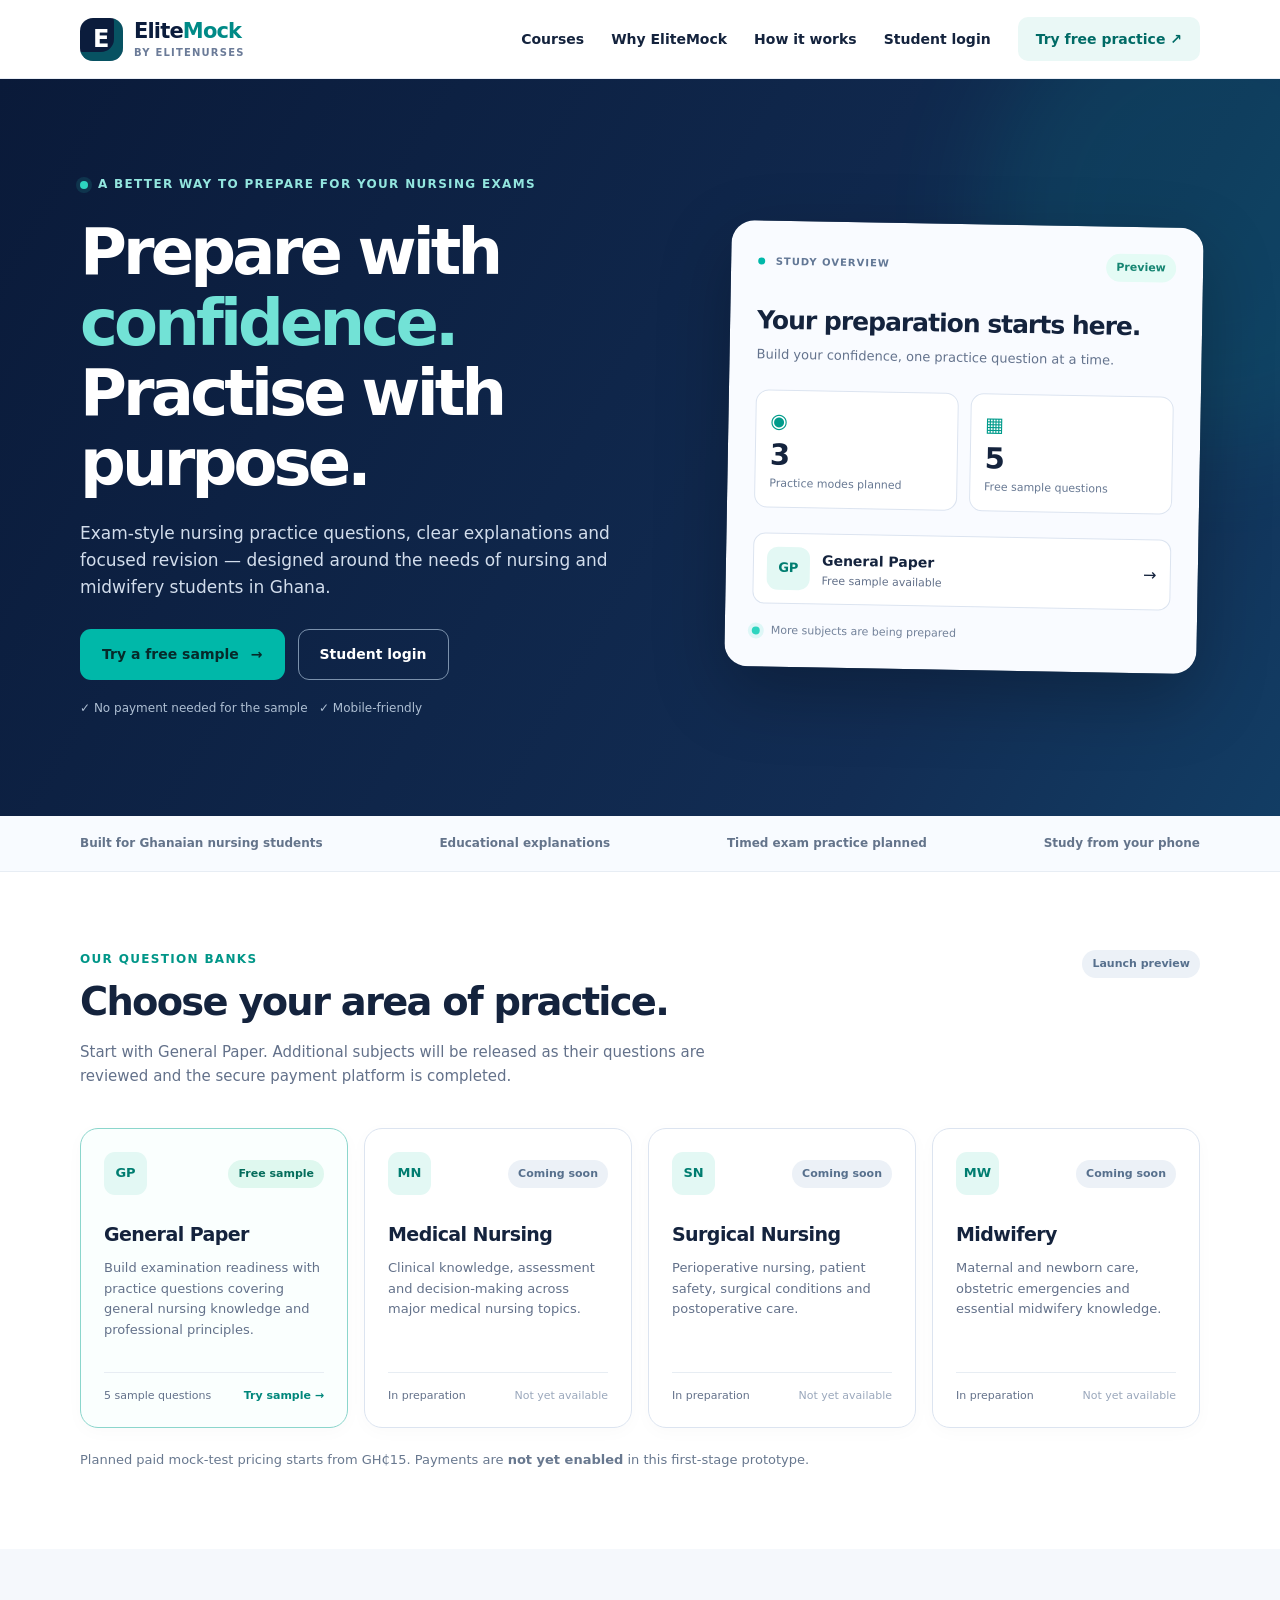
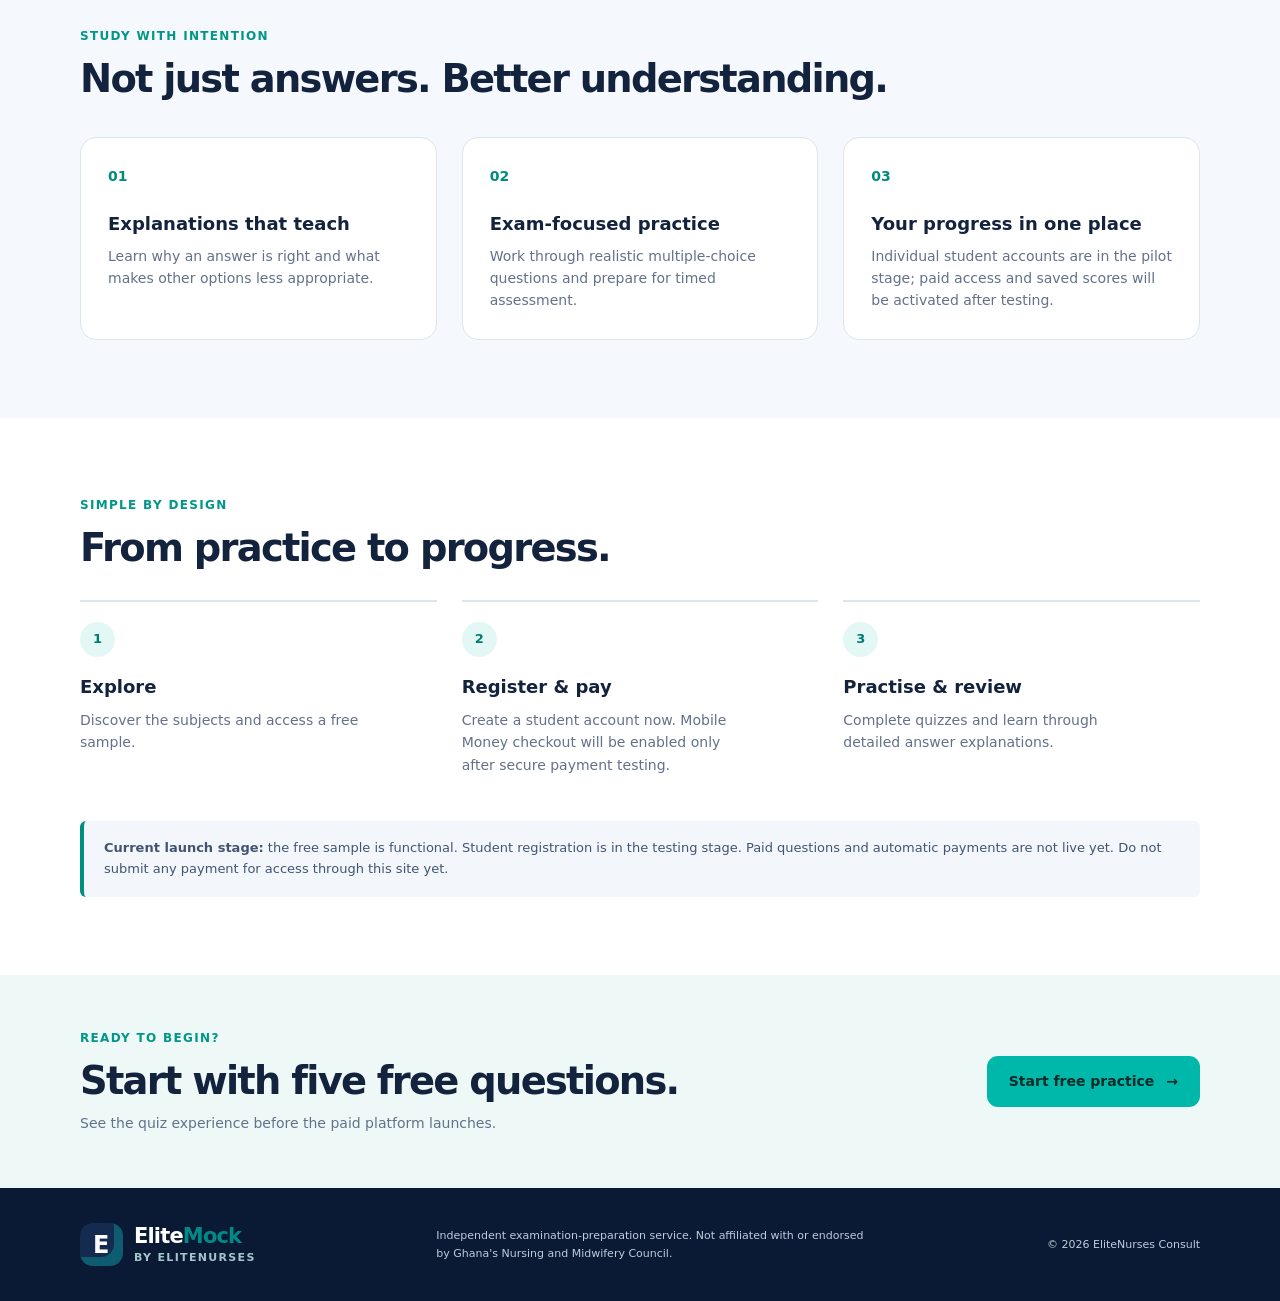
<file: index.html>
<!DOCTYPE html>
<html lang="en">
<head>
  <meta charset="UTF-8" />
  <meta name="viewport" content="width=device-width, initial-scale=1" />
  <meta name="description" content="EliteMock by EliteNurses: independent nursing licensure examination preparation with practice questions, explanations and timed mock tests." />
  <meta name="theme-color" content="#0b1c3c" />
  <title>EliteMock | Nursing Examination Practice</title>
  <link rel="stylesheet" href="style.css" />
  <script src="site.js" defer></script>
</head>
<body>
  <a class="skip-link" href="#main">Skip to content</a>
  <header class="site-header">
    <div class="wrap nav-row">
      <a class="brand" href="./index.html" aria-label="EliteMock home"><span class="brand-mark" aria-hidden="true">E</span><span class="brand-name">Elite<span>Mock</span><small>by EliteNurses</small></span></a>
      <button class="menu-toggle" type="button" aria-label="Toggle navigation" aria-expanded="false" aria-controls="main-nav"><span></span><span></span><span></span></button>
      <nav id="main-nav" class="nav-links" aria-label="Main navigation">
        <a href="#courses">Courses</a>
        <a href="#why-us">Why EliteMock</a>
        <a href="#how-it-works">How it works</a>
        <a href="./auth.html">Student login</a>
        <a class="nav-cta" href="./demo.html">Try free practice <span aria-hidden="true">↗</span></a>
      </nav>
    </div>
  </header>

  <main id="main">
    <section class="hero">
      <div class="wrap hero-grid">
        <div>
          <p class="eyebrow"><span class="status-dot"></span> A better way to prepare for your nursing exams</p>
          <h1>Prepare with <em>confidence.</em> Practise with purpose.</h1>
          <p class="hero-description">Exam-style nursing practice questions, clear explanations and focused revision — designed around the needs of nursing and midwifery students in Ghana.</p>
          <div class="hero-actions"><a class="btn btn-primary" href="./demo.html">Try a free sample <span aria-hidden="true">→</span></a><a class="btn btn-outline-light" href="./auth.html">Student login</a></div>
          <p class="hero-note"><span aria-hidden="true">✓</span> No payment needed for the sample&nbsp;&nbsp; <span aria-hidden="true">✓</span> Mobile-friendly</p>
        </div>
        <div class="hero-card" aria-label="Preview of EliteMock student study dashboard">
          <div class="demo-top"><span class="demo-identity"><span class="demo-dot"></span> STUDY OVERVIEW</span><span class="demo-status">Preview</span></div>
          <div class="demo-welcome">Your preparation starts here.</div>
          <div class="demo-muted">Build your confidence, one practice question at a time.</div>
          <div class="metric-grid">
            <div class="metric"><span class="metric-icon">◉</span><strong>3</strong><span>Practice modes planned</span></div>
            <div class="metric"><span class="metric-icon">▦</span><strong>5</strong><span>Free sample questions</span></div>
          </div>
          <div class="preview-course"><div class="preview-icon">GP</div><div><strong>General Paper</strong><small>Free sample available</small></div><span class="preview-chevron">→</span></div>
          <div class="demo-bottom"><span class="pulse"></span> More subjects are being prepared</div>
        </div>
      </div>
      <div class="hero-glow" aria-hidden="true"></div>
    </section>

    <section class="trust-strip" aria-label="EliteMock advantages"><div class="wrap trust-grid"><span>Built for Ghanaian nursing students</span><span>Educational explanations</span><span>Timed exam practice planned</span><span>Study from your phone</span></div></section>

    <section id="courses" class="section wrap">
      <div class="section-head"><div><p class="section-tag">OUR QUESTION BANKS</p><h2>Choose your area of practice.</h2><p class="section-description">Start with General Paper. Additional subjects will be released as their questions are reviewed and the secure payment platform is completed.</p></div><span class="section-pill">Launch preview</span></div>
      <div class="course-grid">
        <article class="course-card featured-course"><div class="course-heading"><span class="course-icon">GP</span><span class="course-badge live">Free sample</span></div><h3>General Paper</h3><p>Build examination readiness with practice questions covering general nursing knowledge and professional principles.</p><div class="course-footer"><span>5 sample questions</span><a href="./demo.html" class="course-action">Try sample <span aria-hidden="true">→</span></a></div></article>
        <article class="course-card"><div class="course-heading"><span class="course-icon">MN</span><span class="course-badge">Coming soon</span></div><h3>Medical Nursing</h3><p>Clinical knowledge, assessment and decision-making across major medical nursing topics.</p><div class="course-footer"><span>In preparation</span><span class="text-muted">Not yet available</span></div></article>
        <article class="course-card"><div class="course-heading"><span class="course-icon">SN</span><span class="course-badge">Coming soon</span></div><h3>Surgical Nursing</h3><p>Perioperative nursing, patient safety, surgical conditions and postoperative care.</p><div class="course-footer"><span>In preparation</span><span class="text-muted">Not yet available</span></div></article>
        <article class="course-card"><div class="course-heading"><span class="course-icon">MW</span><span class="course-badge">Coming soon</span></div><h3>Midwifery</h3><p>Maternal and newborn care, obstetric emergencies and essential midwifery knowledge.</p><div class="course-footer"><span>In preparation</span><span class="text-muted">Not yet available</span></div></article>
      </div>
      <p class="course-note">Planned paid mock-test pricing starts from GH₵15. Payments are <strong>not yet enabled</strong> in this first-stage prototype.</p>
    </section>

    <section id="why-us" class="section section-soft"><div class="wrap"><p class="section-tag">STUDY WITH INTENTION</p><h2>Not just answers. Better understanding.</h2><div class="feature-grid"><div class="feature"><div class="feature-symbol">01</div><h3>Explanations that teach</h3><p>Learn why an answer is right and what makes other options less appropriate.</p></div><div class="feature"><div class="feature-symbol">02</div><h3>Exam-focused practice</h3><p>Work through realistic multiple-choice questions and prepare for timed assessment.</p></div><div class="feature"><div class="feature-symbol">03</div><h3>Your progress in one place</h3><p>Individual student accounts are in the pilot stage; paid access and saved scores will be activated after testing.</p></div></div></div></section>

    <section id="how-it-works" class="section wrap"><p class="section-tag">SIMPLE BY DESIGN</p><h2>From practice to progress.</h2><div class="steps"><div class="step"><span>1</span><h3>Explore</h3><p>Discover the subjects and access a free sample.</p></div><div class="step"><span>2</span><h3>Register & pay</h3><p>Create a student account now. Mobile Money checkout will be enabled only after secure payment testing.</p></div><div class="step"><span>3</span><h3>Practise & review</h3><p>Complete quizzes and learn through detailed answer explanations.</p></div></div><div class="notice"><strong>Current launch stage:</strong> the free sample is functional. Student registration is in the testing stage. Paid questions and automatic payments are not live yet. Do not submit any payment for access through this site yet.</div></section>

    <section class="cta-section"><div class="wrap cta-inner"><div><p class="section-tag">READY TO BEGIN?</p><h2>Start with five free questions.</h2><p>See the quiz experience before the paid platform launches.</p></div><a class="btn btn-primary" href="./demo.html">Start free practice <span aria-hidden="true">→</span></a></div></section>
  </main>
  <footer class="footer"><div class="wrap footer-flex"><a class="brand brand-footer" href="./index.html"><span class="brand-mark" aria-hidden="true">E</span><span class="brand-name">Elite<span>Mock</span><small>by EliteNurses</small></span></a><p>Independent examination-preparation service. Not affiliated with or endorsed by Ghana's Nursing and Midwifery Council.</p><small>© <span id="year"></span> EliteNurses Consult</small></div></footer>
</body>
</html>
</file>
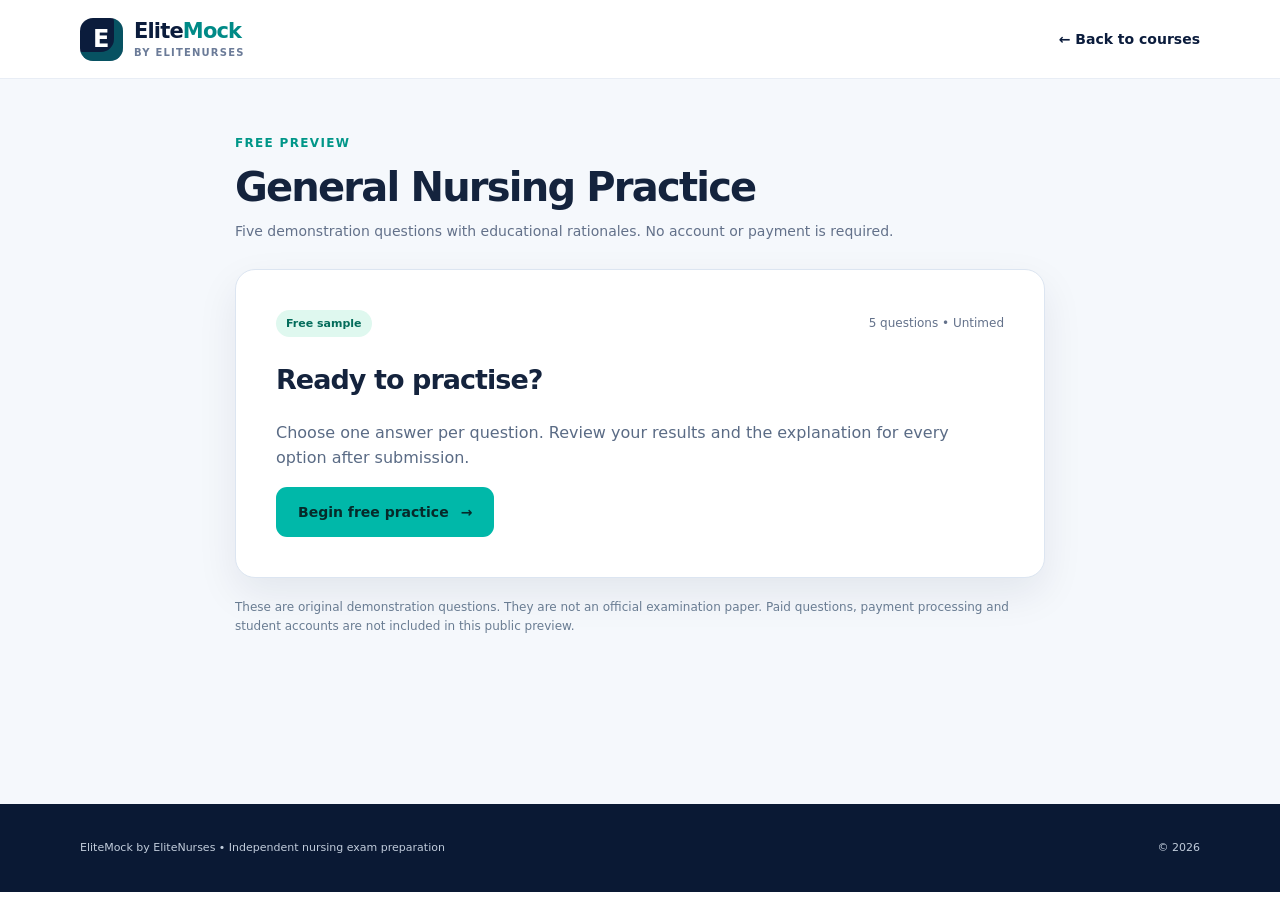
<file: demo.html>
<!DOCTYPE html>
<html lang="en">
<head>
  <meta charset="UTF-8" />
  <meta name="viewport" content="width=device-width, initial-scale=1" />
  <meta name="description" content="Try a free EliteMock nursing practice quiz." />
  <meta name="theme-color" content="#0b1c3c" />
  <title>Free Practice | EliteMock</title>
  <link rel="stylesheet" href="style.css" />
  <script src="site.js" defer></script>
  <script src="demo-questions.js" defer></script>
  <script src="demo.js" defer></script>
</head>
<body>
  <a class="skip-link" href="#main">Skip to content</a>
  <header class="site-header"><div class="wrap nav-row"><a class="brand" href="./index.html"><span class="brand-mark" aria-hidden="true">E</span><span class="brand-name">Elite<span>Mock</span><small>by EliteNurses</small></span></a><a class="back-link" href="./index.html">← Back to courses</a></div></header>
  <main id="main" class="demo-main"><div class="wrap quiz-wrap"><div class="quiz-intro"><p class="section-tag">FREE PREVIEW</p><h1>General Nursing Practice</h1><p>Five demonstration questions with educational rationales. No account or payment is required.</p></div>
    <div id="quiz-app" class="quiz-shell" aria-live="polite">
      <section id="demo-start" class="quiz-stage">
        <div class="quiz-stage-top"><span class="course-badge live">Free sample</span><span>5 questions • Untimed</span></div>
        <h2>Ready to practise?</h2><p>Choose one answer per question. Review your results and the explanation for every option after submission.</p>
        <button id="demo-start-btn" class="btn btn-primary" type="button">Begin free practice <span aria-hidden="true">→</span></button>
      </section>
      <section id="demo-questions-screen" class="quiz-stage" hidden>
        <div class="quiz-stage-top"><strong id="question-count">Question 1 of 5</strong><span id="answered-count">0 answered</span></div>
        <div class="quiz-progress-track"><div id="quiz-progress-fill" class="quiz-progress-fill"></div></div>
        <h2 id="demo-question-text" class="demo-question-title"></h2>
        <fieldset id="demo-options" class="demo-options"><legend class="visually-hidden">Choose an answer</legend></fieldset>
        <div class="quiz-controls"><button id="demo-prev" type="button" class="btn btn-secondary">Previous</button><button id="demo-next" type="button" class="btn btn-primary">Next <span aria-hidden="true">→</span></button><button id="demo-submit" type="button" class="btn btn-primary" hidden>Submit and review</button></div>
      </section>
      <section id="demo-results" class="quiz-stage" hidden><span class="course-badge live">Completed</span><h2>Your sample result</h2><p id="demo-score" class="score-large"></p><p id="demo-summary"></p><div id="demo-review" class="review-list"></div><div class="quiz-controls"><button id="demo-restart" class="btn btn-primary" type="button">Try again</button><a class="btn btn-secondary" href="./index.html">Back to courses</a></div></section>
    </div>
    <p class="disclaimer">These are original demonstration questions. They are not an official examination paper. Paid questions, payment processing and student accounts are not included in this public preview.</p>
  </div></main>
  <footer class="footer"><div class="wrap footer-flex"><p>EliteMock by EliteNurses • Independent nursing exam preparation</p><small>© <span id="year"></span></small></div></footer>
</body>
</html>
</file>
<file: style.css>
:root{--navy:#0b1c3c;--navy2:#142f5b;--teal:#00b8a9;--ink:#14233d;--muted:#63718a;--line:#dce4f0;--cloud:#f5f8fd;--white:#fff;--radius:16px;--shadow:0 16px 40px rgba(8,28,66,.08)}
*,*::before,*::after{box-sizing:border-box}
html{scroll-behavior:smooth;scroll-padding-top:90px}
body{margin:0;font-family:Inter,ui-sans-serif,system-ui,-apple-system,'Segoe UI',Roboto,Arial,sans-serif;color:var(--ink);line-height:1.6;background:#fff}
a{color:inherit;text-decoration:none}
button,input{font:inherit}
button{cursor:pointer}
button:disabled{cursor:not-allowed;opacity:.45}
a:focus-visible,button:focus-visible,input:focus-visible{outline:3px solid #f7b541;outline-offset:3px}
.wrap{width:min(1120px,calc(100% - 44px));margin-inline:auto}
.skip-link{position:absolute;top:-60px;left:16px;background:#fff;color:#000;padding:10px;z-index:20}.skip-link:focus{top:12px}
.site-header{position:sticky;top:0;z-index:10;border-bottom:1px solid #e8edf5;background:rgba(255,255,255,.96);backdrop-filter:blur(16px)}
.nav-row{display:flex;justify-content:space-between;align-items:center;min-height:78px;gap:24px}
.brand{display:inline-flex;align-items:center;gap:11px;flex-shrink:0}.brand-mark{display:grid;place-items:center;width:43px;height:43px;background:var(--navy);color:#fff;border-radius:13px;font-weight:900;font-size:24px;letter-spacing:-.1em;padding-right:3px;box-shadow:inset -9px -9px 0 rgba(0,184,169,.35)}
.brand-name{font-size:21px;font-weight:850;color:var(--navy);letter-spacing:-.04em;line-height:1.1}.brand-name>span{color:#008a87}.brand-name small{display:block;font-size:10px;font-weight:600;letter-spacing:.12em;text-transform:uppercase;color:#6b7b98;margin-top:4px}
.nav-links{display:flex;align-items:center;gap:27px;font-size:14px;font-weight:650}.nav-links>a:hover,.back-link:hover{color:#007e78}.nav-cta{padding:11px 18px;background:#eaf8f6;border-radius:10px;color:#006b66}
.menu-toggle{display:none;background:transparent;border:0;padding:8px}.menu-toggle span{display:block;width:23px;height:2px;background:#182e50;margin:5px 0}.back-link{font-weight:650;font-size:14px;color:var(--navy)}
.hero{background:linear-gradient(120deg,#0a1a39,#122d54 74%,#123d64);color:white;position:relative;overflow:hidden}.hero-grid{position:relative;z-index:1;display:grid;grid-template-columns:1.12fr .88fr;gap:48px;align-items:center;padding:96px 0 98px}.hero-glow{position:absolute;width:470px;height:470px;right:-170px;top:-100px;border-radius:50%;background:#00b8a9;opacity:.12;filter:blur(50px)}
.eyebrow,.section-tag{font-size:12px;font-weight:800;letter-spacing:.11em;text-transform:uppercase}.eyebrow{display:flex;gap:10px;align-items:center;color:#93e6df}.status-dot,.pulse{display:inline-block;width:8px;height:8px;background:#2dd4bf;border-radius:50%;box-shadow:0 0 0 4px rgba(45,212,191,.13)}
h1,h2,h3,p{margin-top:0}.hero h1{font-size:clamp(40px,5vw,65px);letter-spacing:-.06em;line-height:1.1;max-width:660px;margin:23px 0 21px;font-weight:850}.hero h1 em{font-style:normal;color:#72e2d6}.hero-description{color:#d2ddec;font-size:17px;max-width:540px;margin:0 0 28px}.hero-actions{display:flex;gap:13px;flex-wrap:wrap}.btn{display:inline-flex;align-items:center;justify-content:center;gap:12px;border-radius:11px;padding:13px 21px;min-height:48px;font-weight:750;font-size:14px;border:1px solid transparent;transition:transform .15s ease,background .15s ease}.btn:hover{transform:translateY(-1px)}.btn-primary{background:#00b8a9;color:#062a2a}.btn-primary:hover{background:#2bdbc9}.btn-outline-light{color:#fff;border-color:#7b91ac}.btn-outline-light:hover{background:rgba(255,255,255,.1)}.btn-secondary{background:#fff;border-color:#ced9e8;color:var(--navy)}.hero-note{font-size:12px;color:#aebfd3;margin:19px 0 0}
.hero-card{background:#f9fbff;border:1px solid rgba(255,255,255,.23);padding:26px;border-radius:23px;color:var(--ink);box-shadow:0 25px 70px rgba(0,0,0,.25);transform:rotate(1deg)}.demo-top,.quiz-stage-top{display:flex;justify-content:space-between;align-items:center;gap:16px;font-size:12px}.demo-identity{letter-spacing:.1em;color:#627795;font-size:10px;font-weight:800}.demo-dot{display:inline-block;width:7px;height:7px;background:#00b8a9;border-radius:50%;margin-right:6px}.demo-status,.course-badge,.section-pill{display:inline-flex;background:#ecf1f7;padding:5px 10px;border-radius:30px;font-size:11px;font-weight:750;color:#57708d}.demo-status{background:#e4fbf5;color:#168572}.demo-welcome{font-size:25px;font-weight:850;letter-spacing:-.04em;margin:25px 0 4px}.demo-muted{font-size:13px;color:#64738d}.metric-grid{display:grid;grid-template-columns:repeat(2,1fr);gap:12px;margin:25px 0}.metric{background:#fff;border:1px solid var(--line);border-radius:13px;padding:14px;display:flex;flex-direction:column;gap:3px}.metric-icon{color:#009b8b;font-size:20px}.metric strong{font-size:29px;line-height:1.1}.metric span:last-child{color:#687993;font-size:11px}.preview-course{display:flex;align-items:center;gap:12px;padding:13px;border:1px solid var(--line);background:#fff;border-radius:12px}.preview-icon,.course-icon{display:grid;place-items:center;background:#e3f8f4;color:#007d70;border-radius:11px;font-weight:850;width:43px;height:43px;font-size:13px}.preview-course strong{font-size:14px}.preview-course small{display:block;color:var(--muted);font-size:11px}.preview-chevron{margin-left:auto}.demo-bottom{display:flex;align-items:center;gap:11px;font-size:11px;color:#73829a;margin-top:18px}
.trust-strip{border-bottom:1px solid #e7edf4;background:#f8fbff}.trust-grid{display:flex;gap:18px 30px;justify-content:space-between;flex-wrap:wrap;padding:18px 0;color:#64748b;font-size:12px;font-weight:650}
.section{padding-block:78px}.section-head{display:flex;justify-content:space-between;gap:20px;align-items:start}.section-tag{color:#009688;margin-bottom:10px}.section h2,.cta-section h2{font-size:clamp(27px,3vw,39px);line-height:1.2;letter-spacing:-.045em;margin-bottom:15px}.section-description{max-width:675px;color:var(--muted);font-size:15px}.section-pill{white-space:nowrap}
.course-grid{display:grid;grid-template-columns:repeat(4,minmax(0,1fr));gap:16px;margin-top:25px}.course-card{border:1px solid var(--line);padding:23px;border-radius:18px;display:flex;flex-direction:column;min-height:300px;box-shadow:0 4px 18px rgba(11,28,60,.025)}.featured-course{border-color:#8bd6cc;background:#fafffe}.course-heading{display:flex;justify-content:space-between;align-items:center;gap:8px}.course-badge{white-space:nowrap}.course-badge.live{background:#dff8ef;color:#046c5b}.course-card h3{font-size:19px;letter-spacing:-.03em;margin:24px 0 8px}.course-card p{color:var(--muted);font-size:13px;flex:1}.course-footer{display:flex;align-items:center;justify-content:space-between;gap:6px;padding-top:14px;border-top:1px solid #e7edf3;margin-top:15px;font-size:11px;color:var(--muted)}.course-action{color:#00877b;font-weight:800}.text-muted{color:#9ba8bc}.course-note{color:#68788f;font-size:13px;margin:22px 0 0}
.section-soft{background:#f5f8fc}.feature-grid{display:grid;grid-template-columns:repeat(3,minmax(0,1fr));gap:25px;margin-top:35px}.feature{background:#fff;border:1px solid var(--line);padding:27px;border-radius:16px}.feature-symbol{font-size:14px;font-weight:850;color:#008b7e;margin-bottom:22px}.feature h3{font-size:18px;margin-bottom:6px}.feature p{color:var(--muted);font-size:14px;margin:0}
.steps{display:grid;grid-template-columns:repeat(3,1fr);gap:25px;margin-top:29px}.step{border-top:2px solid #dce6f0;padding-top:20px}.step>span{display:grid;place-items:center;background:#e3f8f4;color:#007b71;width:35px;height:35px;border-radius:50%;font-weight:800;font-size:13px}.step h3{margin:16px 0 7px;font-size:18px}.step p{color:var(--muted);font-size:14px;max-width:280px}.notice{padding:17px 20px;margin-top:31px;background:#f3f7fb;border-left:4px solid #008e81;border-radius:6px;font-size:13px;color:#415572}
.cta-section{background:#eef8f6}.cta-inner{display:flex;align-items:center;justify-content:space-between;gap:25px;padding-block:54px}.cta-inner h2{margin:0 0 8px}.cta-inner p:last-child{margin:0;color:var(--muted);font-size:14px}
.footer{background:#0a1934;color:#c1ccdb;padding-block:35px}.footer-flex{display:flex;align-items:center;justify-content:space-between;gap:26px}.footer .brand-mark{background:#142b4f}.footer .brand-name{color:#fff}.footer p{font-size:11px;max-width:430px;margin:0}.footer small{font-size:11px}.footer .brand-name small{color:#a6c4cf}
.demo-main{background:#f5f8fc;min-height:calc(100vh - 175px)}.quiz-wrap{max-width:810px;padding-top:55px;padding-bottom:55px}.quiz-intro h1{font-size:clamp(28px,4vw,40px);letter-spacing:-.045em;line-height:1.2;margin-bottom:9px}.quiz-intro p:not(.section-tag){color:var(--muted);font-size:14px}.quiz-shell{background:white;border:1px solid #dce5f1;border-radius:20px;box-shadow:var(--shadow);margin-top:26px}.quiz-stage{padding:clamp(20px,4vw,40px)}.quiz-stage[hidden],.quiz-stage-top [hidden],[hidden]{display:none!important}.quiz-stage h2{font-size:clamp(21px,3vw,27px);line-height:1.3;letter-spacing:-.035em;margin-top:25px}.quiz-stage p{color:#5a6b85}.quiz-stage-top{color:var(--muted)}.quiz-progress-track{width:100%;height:7px;background:#e8eef5;border-radius:100px;overflow:hidden;margin:22px 0 27px}.quiz-progress-fill{height:100%;width:20%;background:#009a8b;transition:width .2s}.demo-question-title{font-size:21px!important;margin:0 0 24px!important}.demo-options{padding:0;border:0;display:grid;gap:12px}.answer-option{display:flex;align-items:center;gap:13px;padding:15px 17px;border:1px solid #d6e1ec;border-radius:12px;cursor:pointer;font-size:14px}.answer-option:hover{border-color:#4eb6ad}.answer-option:has(input:checked){background:#ecfbf8;border-color:#009c8e}.answer-option input{accent-color:#008c80;width:17px;height:17px;flex-shrink:0}.answer-letter{display:grid;place-items:center;width:28px;height:28px;border-radius:8px;background:#eef3f9;color:#486480;font-weight:800;flex-shrink:0}.quiz-controls{display:flex;gap:12px;justify-content:space-between;flex-wrap:wrap;margin-top:30px}.score-large{font-size:35px;font-weight:850;color:#078b7d;margin:7px 0}.review-list{margin-top:25px;display:grid;gap:16px}.review-item{border:1px solid var(--line);border-radius:12px;padding:20px}.review-item h3{font-size:15px;margin:0 0 12px}.review-item p{font-size:13px;margin:7px 0}.review-item .answer-good{color:#087b59;font-weight:700}.review-item .answer-bad{color:#ad3346;font-weight:700}.review-item .explanation{color:#61748c;font-size:12px}.disclaimer{font-size:12px;color:#697c92;margin-top:20px}.visually-hidden{position:absolute;width:1px;height:1px;padding:0;margin:-1px;overflow:hidden;clip:rect(0,0,0,0);white-space:nowrap;border:0}
@media(max-width:1040px){.course-grid{grid-template-columns:repeat(2,minmax(0,1fr))}.hero-grid{gap:26px}}
@media(max-width:760px){.wrap{width:min(100% - 32px,1120px)}.nav-row{min-height:70px}.menu-toggle{display:block}.nav-links{display:none;position:absolute;top:70px;left:0;right:0;background:#fff;padding:16px 22px;border-bottom:1px solid #e8edf5;box-shadow:0 10px 15px rgba(0,0,0,.06);flex-direction:column;align-items:stretch;gap:12px}.nav-links.is-open{display:flex}.nav-links>a{padding:9px}.nav-links .nav-cta{text-align:center}.hero-grid{grid-template-columns:1fr;padding:66px 0}.hero-card{transform:none;max-width:490px}.hero h1{font-size:clamp(38px,8vw,55px)}.section{padding-block:58px}.feature-grid,.steps{grid-template-columns:1fr;gap:14px}.cta-inner,.footer-flex{flex-direction:column;align-items:flex-start}.footer-flex{gap:18px}.trust-grid{gap:10px 20px}.trust-grid span{width:calc(50% - 12px)}}
@media(max-width:480px){.hero-card{padding:18px}.course-grid{grid-template-columns:1fr}.section-head{flex-direction:column;gap:4px}.course-card{min-height:250px}.hero-actions .btn{width:100%}.quiz-stage{padding:20px}.quiz-controls .btn{flex:1}.brand-name{font-size:19px}}
@media(prefers-reduced-motion:reduce){html{scroll-behavior:auto}*{transition:none!important}}

/* Phase 2: authentication and student account dashboard */
.account-main{min-height:calc(100vh - 160px);background:#f5f8fc;padding:60px 20px 76px}
.account-card{max-width:480px;margin:0 auto;background:white;border:1px solid var(--line);border-radius:20px;box-shadow:var(--shadow);padding:clamp(22px,5vw,38px)}
.account-card h1,.dashboard-wrap h1{font-size:clamp(28px,4vw,37px);letter-spacing:-.04em;line-height:1.2;margin-bottom:9px}
.account-subtitle{color:var(--muted);font-size:14px;margin:0 0 22px}
.account-tabs{display:flex;gap:8px;margin-bottom:20px;padding:5px;background:#edf2f8;border-radius:12px}
.tab{flex:1;padding:11px;border:0;border-radius:9px;background:transparent;font-size:14px;color:#51627d;font-weight:700}
.tab.is-active{background:white;color:#0b1c3c;box-shadow:0 2px 7px rgba(0,0,0,.05)}
.field{display:grid;gap:7px;margin:14px 0}.field[hidden]{display:none}.field label{font-size:13px;font-weight:750}
.field input{width:100%;padding:13px;border:1px solid #cbd7e6;border-radius:10px;font-size:16px}
.account-submit{width:100%;margin-top:13px}.inline-action{display:block;background:transparent;border:0;color:#056f6a;font-weight:700;padding:11px 0;font-size:13px}
.form-message{font-size:13px;font-weight:600;white-space:pre-wrap;color:#116d5b;margin:11px 0}.form-message.error{color:#ac3545}
.account-note{font-size:12px;color:#566880;border-left:3px solid #c6d6e9;padding:12px;background:#f6f9fd;margin:17px 0 0}
.dashboard-wrap{max-width:900px;margin:0 auto}.dashboard-banner{border:1px solid #c3dcd5;background:#eaf9f3;border-radius:14px;padding:18px;margin:18px 0 32px;font-size:14px}.dashboard-banner p{margin:4px 0 0;color:#45685c}
.dashboard-wrap h2{font-size:23px;letter-spacing:-.03em}.dashboard-courses{display:grid;grid-template-columns:repeat(2,minmax(0,1fr));gap:16px}
.dashboard-course{background:#fff;border:1px solid var(--line);border-radius:15px;padding:20px}.dashboard-course h3{margin:0 0 6px;font-size:18px}.dashboard-course p{font-size:13px;color:var(--muted);min-height:48px}.dashboard-actions{display:flex;gap:12px;flex-wrap:wrap;margin-top:28px}
@media(max-width:620px){.dashboard-courses{grid-template-columns:1fr}.account-main{padding:30px 16px 50px}}

/* Phase 3 test checkout styling */
.dashboard-course .btn {margin-top:8px;}
.dashboard-course .course-badge {white-space:normal;line-height:1.4;}
</file>
